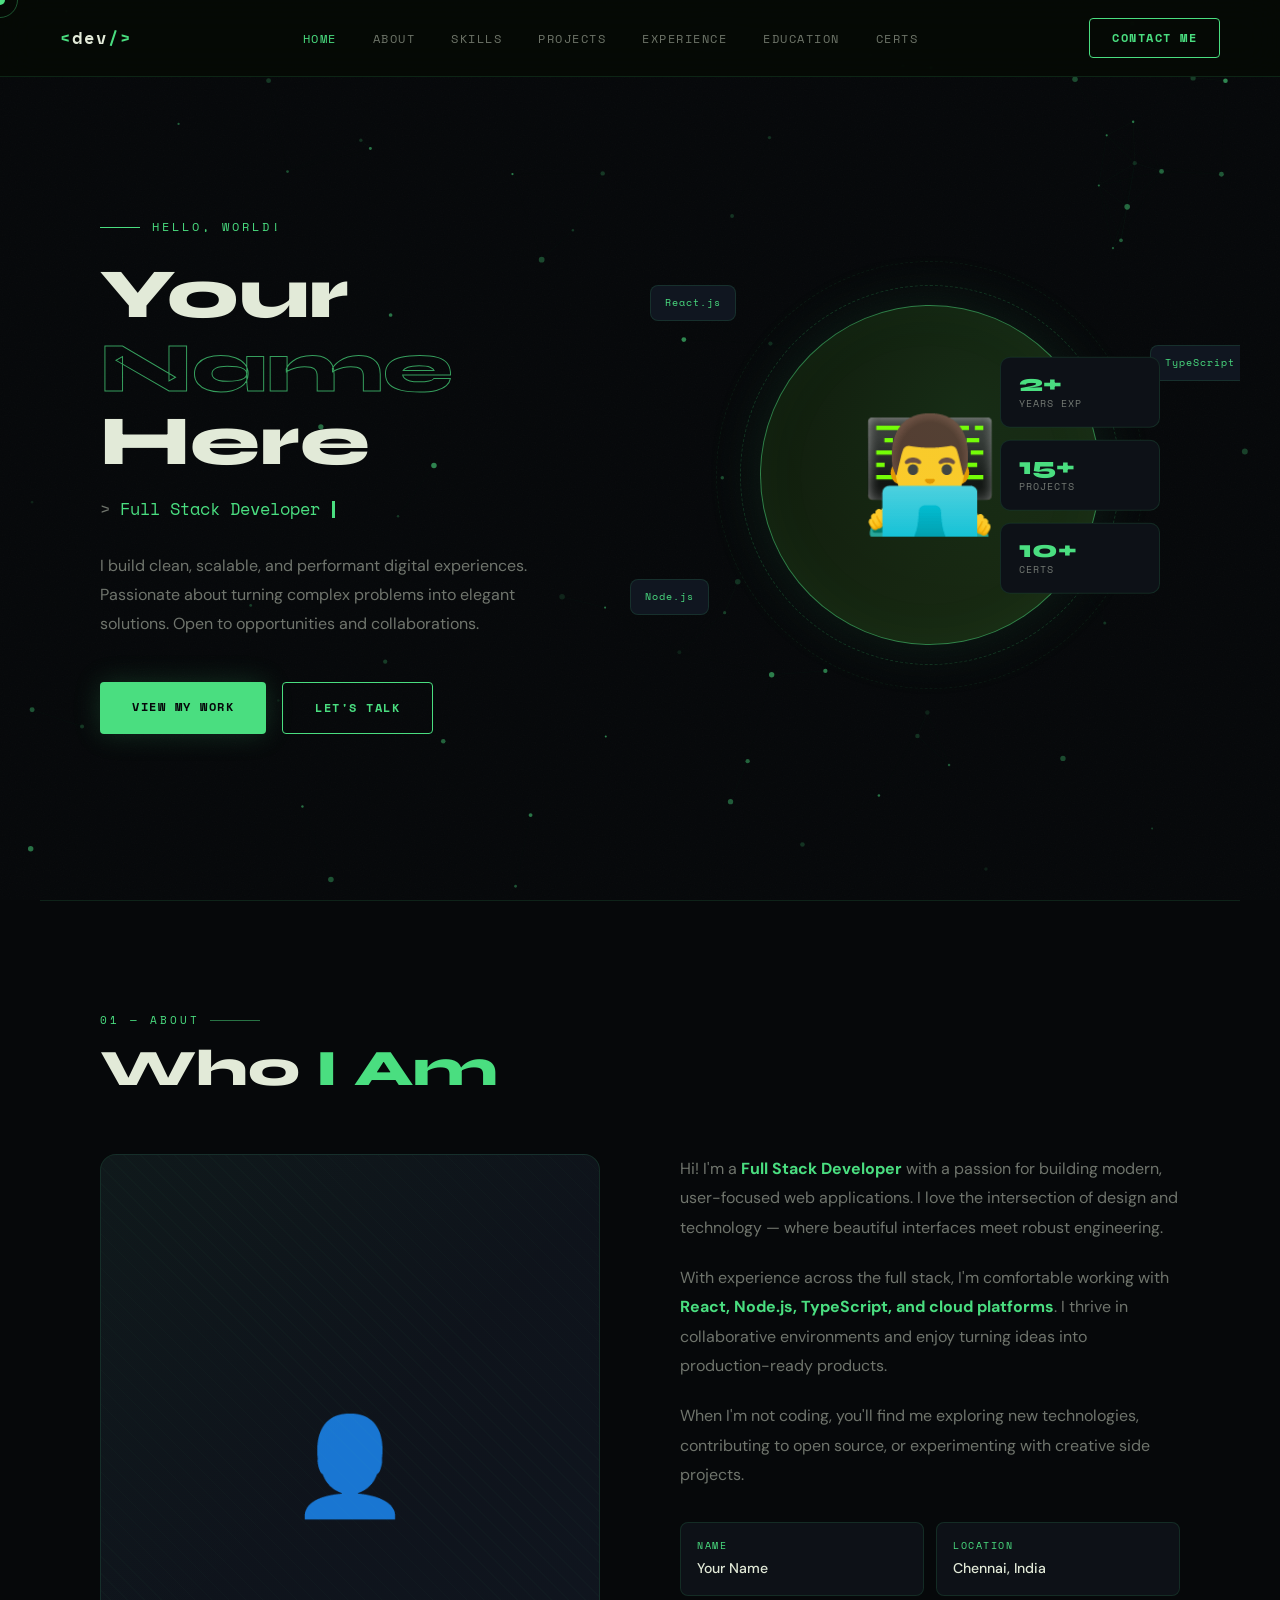
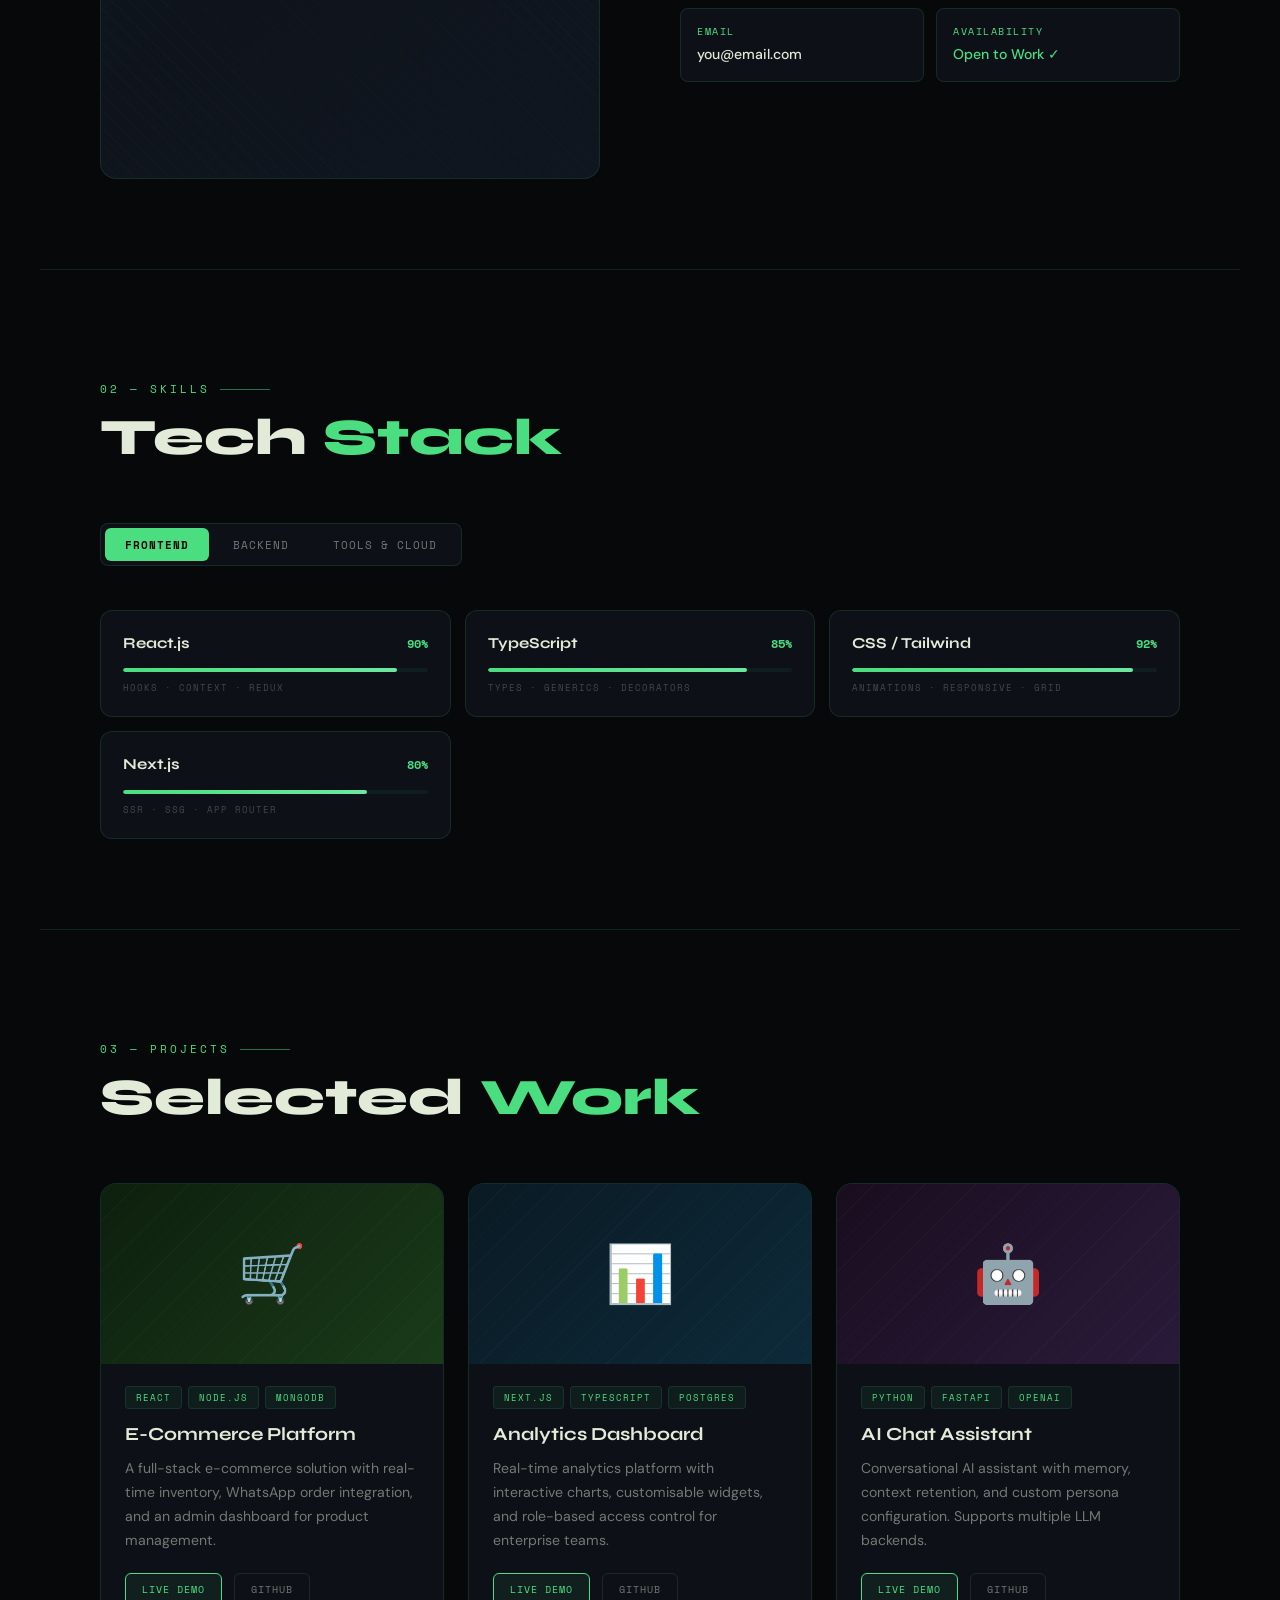
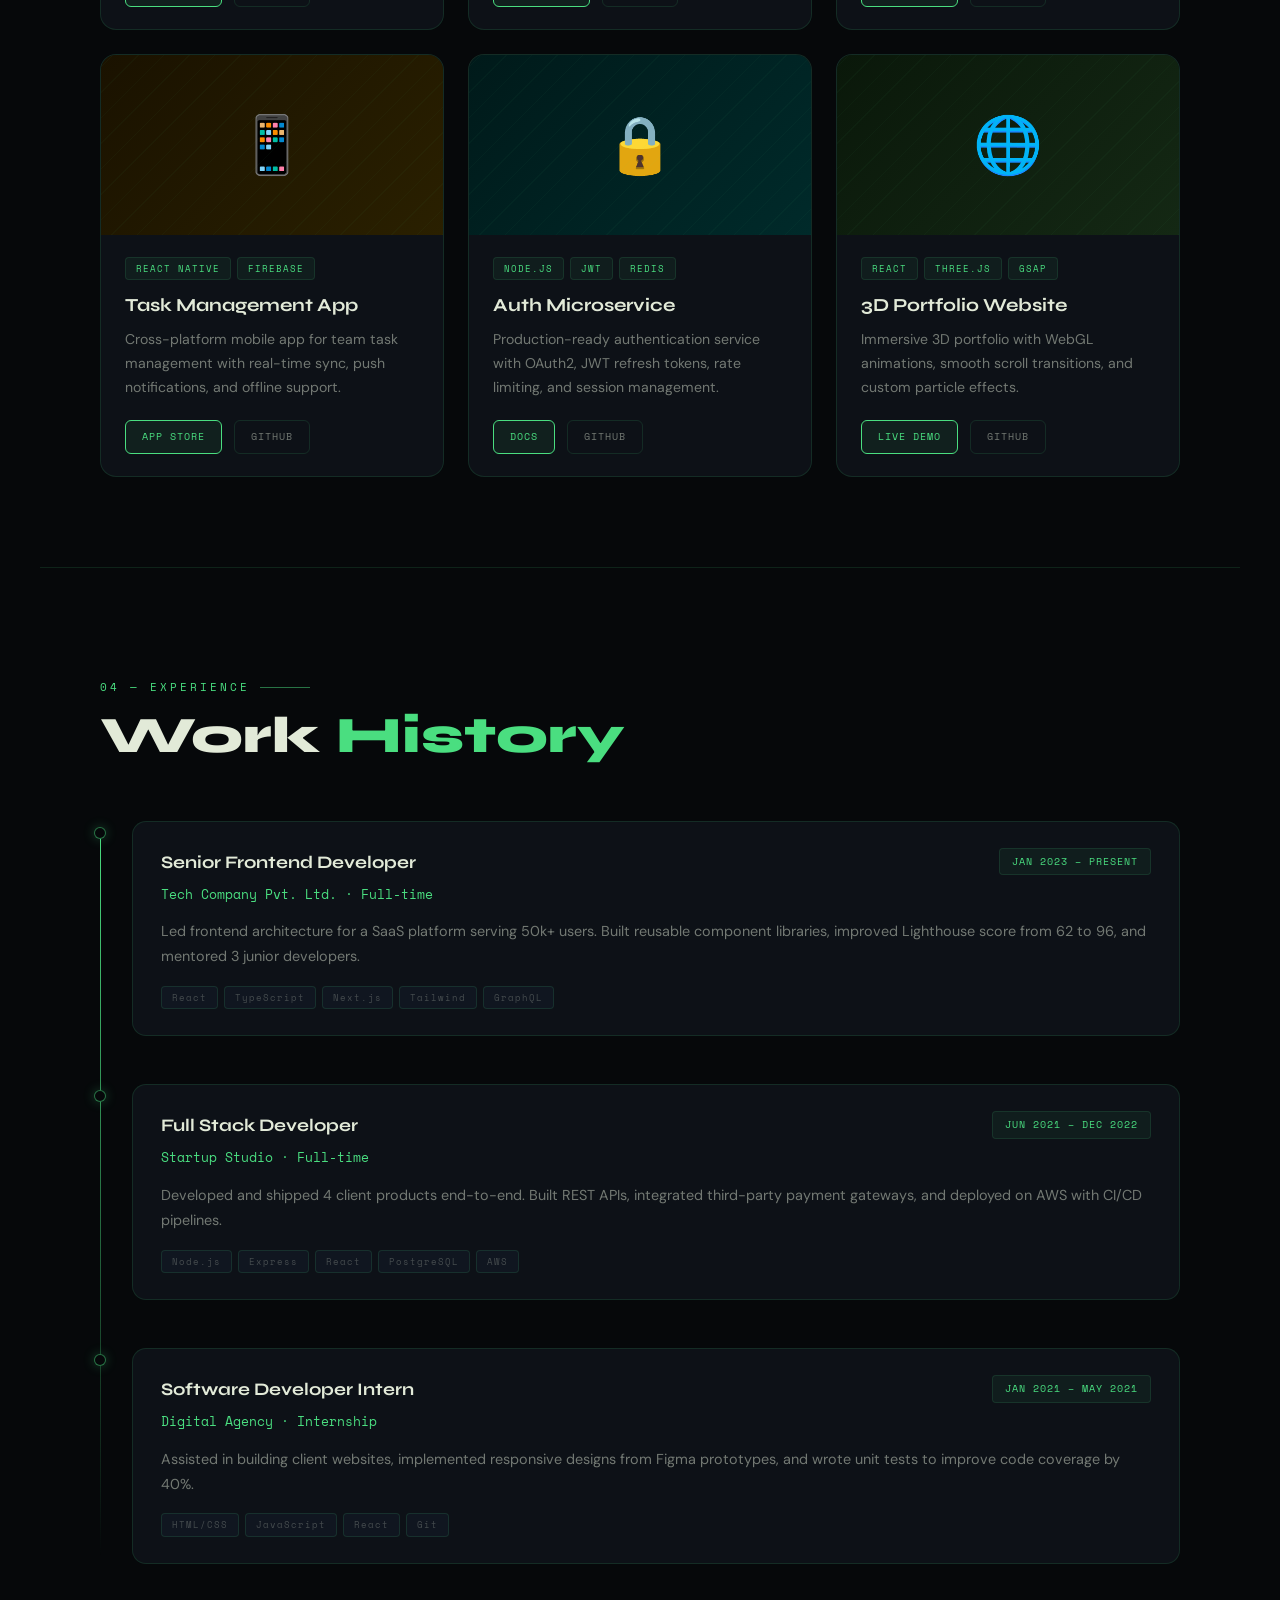
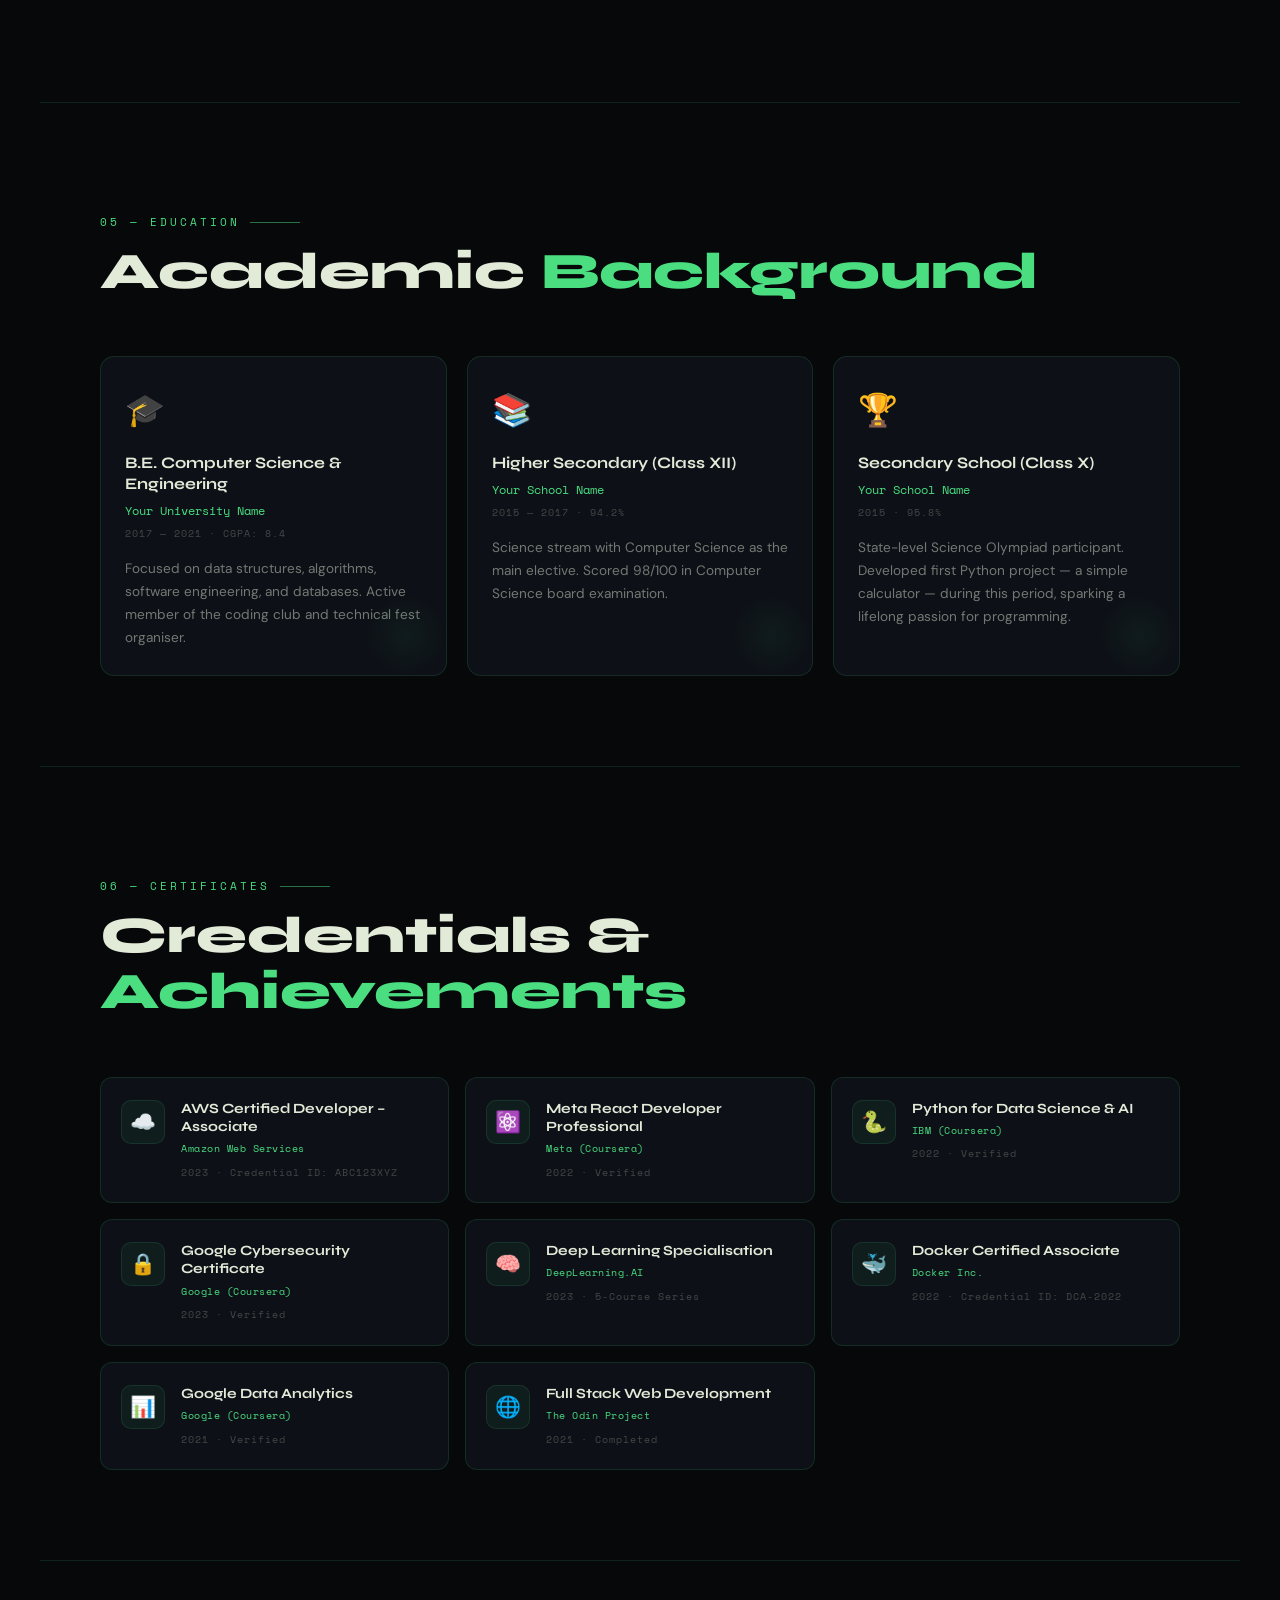
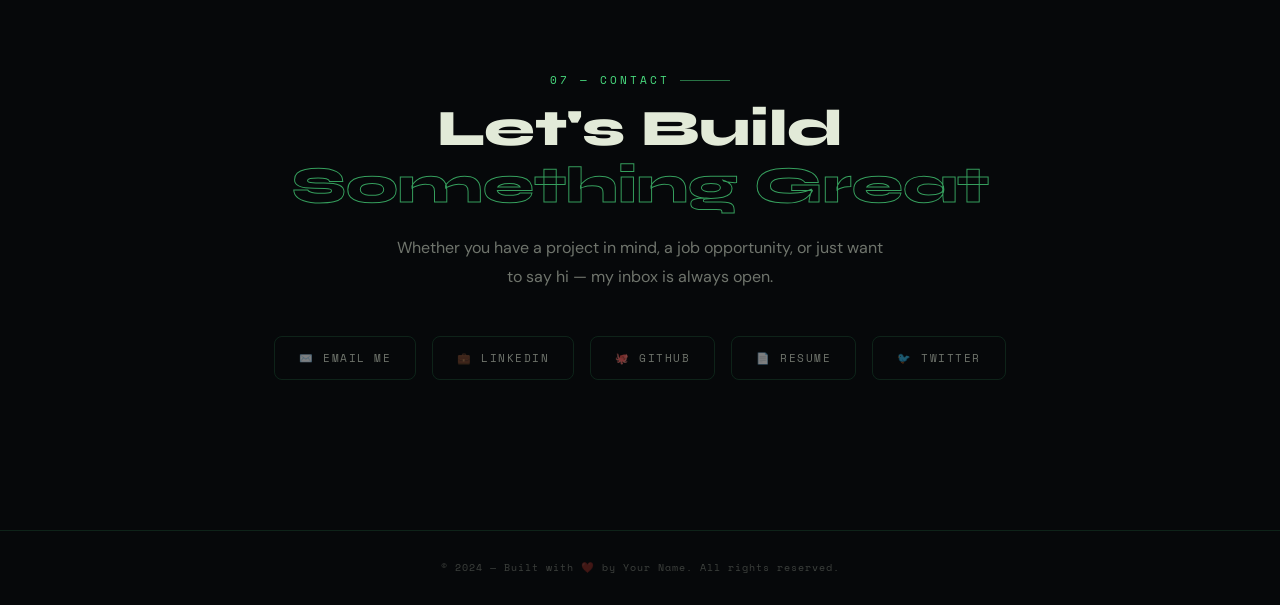
<file: index.html>
<!DOCTYPE html>
<html lang="en">
<head>
    <meta charset="UTF-8" />
    <meta name="viewport" content="width=device-width, initial-scale=1.0"/>
    <title>Portfolio — Developer</title>
    <link href="https://fonts.googleapis.com/css2?family=Space+Mono:ital,wght@0,400;0,700;1,400&family=Syne:wght@400;600;700;800&family=DM+Sans:wght@300;400;500;600&display=swap" rel="stylesheet"/>
    <link rel="stylesheet" href="style.css">
</head>
<body>

<!-- Cursor -->
<div id="cursor"></div>
<div id="cursor-ring"></div>

<!-- Particles -->
<canvas id="particles-canvas"></canvas>

<!-- Noise overlay -->
<div class="noise-overlay"></div>

<!-- ── NAV ──────────────────────────────────────────────────────────────── -->
<nav id="navbar">
  <a href="#home" class="nav-logo">&lt;<span>dev</span>/&gt;</a>
  <ul class="nav-links">
    <li><a href="#home">Home</a></li>
    <li><a href="#about">About</a></li>
    <li><a href="#skills">Skills</a></li>
    <li><a href="#projects">Projects</a></li>
    <li><a href="#experience">Experience</a></li>
    <li><a href="#education">Education</a></li>
    <li><a href="#certificates">Certs</a></li>
  </ul>
  <a href="#contact" class="nav-cta">Contact Me</a>
  <button class="hamburger" onclick="toggleMenu()">
    <span></span><span></span><span></span>
  </button>
</nav>

<!-- ── HOME ─────────────────────────────────────────────────────────────── -->
<section id="home">
  <div class="hero-grid">
    <div class="hero-text">
      <div class="hero-greeting">Hello, World!</div>
      <h1 class="hero-name">
        Your <span class="accent">Name</span><br/>Here
      </h1>
      <div class="hero-role">
        &gt; <span id="typewriter"></span><span class="type-cursor"></span>
      </div>
      <p class="hero-desc">
        I build clean, scalable, and performant digital experiences.
        Passionate about turning complex problems into elegant solutions.
        Open to opportunities and collaborations.
      </p>
      <div class="hero-btns">
        <a href="#projects" class="btn-primary">View My Work</a>
        <a href="#contact" class="btn-outline">Let's Talk</a>
      </div>
    </div>

    <div class="hero-visual">
      <div class="float-badge">React.js</div>
      <div class="float-badge">Node.js</div>
      <div class="float-badge">TypeScript</div>
      <div class="avatar-wrap">
        <div class="avatar-ring"></div>
        <div class="avatar-ring2"></div>
        <div class="avatar-inner">👨‍💻</div>
        <div class="hero-stats">
          <div class="stat-card">
            <div><div class="stat-num">2+</div><div class="stat-lbl">Years Exp</div></div>
          </div>
          <div class="stat-card">
            <div><div class="stat-num">15+</div><div class="stat-lbl">Projects</div></div>
          </div>
          <div class="stat-card">
            <div><div class="stat-num">10+</div><div class="stat-lbl">Certs</div></div>
          </div>
        </div>
      </div>
    </div>
  </div>
</section>

<!-- ── ABOUT ─────────────────────────────────────────────────────────────── -->
<section id="about">
  <div class="section-label">01 — About</div>
  <h2 class="section-title">Who <em>I Am</em></h2>
  <div class="about-grid reveal">
    <div class="about-img-wrap">
      <div class="about-img-box">
        <div class="about-corner tl"></div>
        <div class="about-corner br"></div>
        👤
      </div>
    </div>
    <div class="about-text">
      <p>Hi! I'm a <strong>Full Stack Developer</strong> with a passion for building modern, user-focused web applications. I love the intersection of design and technology — where beautiful interfaces meet robust engineering.</p>
      <p>With experience across the full stack, I'm comfortable working with <strong>React, Node.js, TypeScript, and cloud platforms</strong>. I thrive in collaborative environments and enjoy turning ideas into production-ready products.</p>
      <p>When I'm not coding, you'll find me exploring new technologies, contributing to open source, or experimenting with creative side projects.</p>
      <div class="info-grid">
        <div class="info-item">
          <div class="info-key">Name</div>
          <div class="info-val">Your Name</div>
        </div>
        <div class="info-item">
          <div class="info-key">Location</div>
          <div class="info-val">Chennai, India</div>
        </div>
        <div class="info-item">
          <div class="info-key">Email</div>
          <div class="info-val">you@email.com</div>
        </div>
        <div class="info-item">
          <div class="info-key">Availability</div>
          <div class="info-val" style="color:var(--green)">Open to Work ✓</div>
        </div>
      </div>
    </div>
  </div>
</section>

<!-- ── SKILLS ─────────────────────────────────────────────────────────────── -->
<section id="skills">
  <div class="section-label">02 — Skills</div>
  <h2 class="section-title">Tech <em>Stack</em></h2>

  <div class="skills-tabs">
    <button class="skill-tab active" onclick="switchTab('frontend',this)">Frontend</button>
    <button class="skill-tab" onclick="switchTab('backend',this)">Backend</button>
    <button class="skill-tab" onclick="switchTab('tools',this)">Tools & Cloud</button>
  </div>

  <div class="skills-grid">
    <!-- FRONTEND -->
    <div class="skill-group active" data-group="frontend">
      <div class="skill-card reveal">
        <div class="skill-top"><span class="skill-name">React.js</span><span class="skill-pct">90%</span></div>
        <div class="skill-bar-bg"><div class="skill-bar-fill" data-w="90"></div></div>
        <div class="skill-tag">Hooks · Context · Redux</div>
      </div>
      <div class="skill-card reveal">
        <div class="skill-top"><span class="skill-name">TypeScript</span><span class="skill-pct">85%</span></div>
        <div class="skill-bar-bg"><div class="skill-bar-fill" data-w="85"></div></div>
        <div class="skill-tag">Types · Generics · Decorators</div>
      </div>
      <div class="skill-card reveal">
        <div class="skill-top"><span class="skill-name">CSS / Tailwind</span><span class="skill-pct">92%</span></div>
        <div class="skill-bar-bg"><div class="skill-bar-fill" data-w="92"></div></div>
        <div class="skill-tag">Animations · Responsive · Grid</div>
      </div>
      <div class="skill-card reveal">
        <div class="skill-top"><span class="skill-name">Next.js</span><span class="skill-pct">80%</span></div>
        <div class="skill-bar-bg"><div class="skill-bar-fill" data-w="80"></div></div>
        <div class="skill-tag">SSR · SSG · App Router</div>
      </div>
    </div>

    <!-- BACKEND -->
    <div class="skill-group" data-group="backend">
      <div class="skill-card reveal">
        <div class="skill-top"><span class="skill-name">Node.js</span><span class="skill-pct">85%</span></div>
        <div class="skill-bar-bg"><div class="skill-bar-fill" data-w="85"></div></div>
        <div class="skill-tag">Express · REST · Middleware</div>
      </div>
      <div class="skill-card reveal">
        <div class="skill-top"><span class="skill-name">Python</span><span class="skill-pct">78%</span></div>
        <div class="skill-bar-bg"><div class="skill-bar-fill" data-w="78"></div></div>
        <div class="skill-tag">Django · FastAPI · Scripts</div>
      </div>
      <div class="skill-card reveal">
        <div class="skill-top"><span class="skill-name">PostgreSQL</span><span class="skill-pct">80%</span></div>
        <div class="skill-bar-bg"><div class="skill-bar-fill" data-w="80"></div></div>
        <div class="skill-tag">Queries · Joins · Indexing</div>
      </div>
      <div class="skill-card reveal">
        <div class="skill-top"><span class="skill-name">MongoDB</span><span class="skill-pct">75%</span></div>
        <div class="skill-bar-bg"><div class="skill-bar-fill" data-w="75"></div></div>
        <div class="skill-tag">Mongoose · Aggregation</div>
      </div>
    </div>

    <!-- TOOLS -->
    <div class="skill-group" data-group="tools">
      <div class="skill-card reveal">
        <div class="skill-top"><span class="skill-name">Git & GitHub</span><span class="skill-pct">92%</span></div>
        <div class="skill-bar-bg"><div class="skill-bar-fill" data-w="92"></div></div>
        <div class="skill-tag">Branching · CI/CD · PRs</div>
      </div>
      <div class="skill-card reveal">
        <div class="skill-top"><span class="skill-name">Docker</span><span class="skill-pct">72%</span></div>
        <div class="skill-bar-bg"><div class="skill-bar-fill" data-w="72"></div></div>
        <div class="skill-tag">Containers · Compose · Images</div>
      </div>
      <div class="skill-card reveal">
        <div class="skill-top"><span class="skill-name">AWS</span><span class="skill-pct">68%</span></div>
        <div class="skill-bar-bg"><div class="skill-bar-fill" data-w="68"></div></div>
        <div class="skill-tag">EC2 · S3 · Lambda</div>
      </div>
      <div class="skill-card reveal">
        <div class="skill-top"><span class="skill-name">Figma</span><span class="skill-pct">78%</span></div>
        <div class="skill-bar-bg"><div class="skill-bar-fill" data-w="78"></div></div>
        <div class="skill-tag">Prototyping · Components</div>
      </div>
    </div>
  </div>
</section>

<!-- ── PROJECTS ───────────────────────────────────────────────────────────── -->
<section id="projects">
  <div class="section-label">03 — Projects</div>
  <h2 class="section-title">Selected <em>Work</em></h2>
  <div class="projects-grid">

    <div class="project-card reveal" style="--thumb-bg:#0d1f0d">
      <div class="project-thumb" style="background:linear-gradient(135deg,#0d1f0d,#1a3a1a)">🛒</div>
      <div class="project-body">
        <div class="project-tags">
          <span class="project-tag">React</span>
          <span class="project-tag">Node.js</span>
          <span class="project-tag">MongoDB</span>
        </div>
        <div class="project-title">E-Commerce Platform</div>
        <p class="project-desc">A full-stack e-commerce solution with real-time inventory, WhatsApp order integration, and an admin dashboard for product management.</p>
        <div class="project-links">
          <a href="#" class="proj-link primary">Live Demo</a>
          <a href="#" class="proj-link">GitHub</a>
        </div>
      </div>
    </div>

    <div class="project-card reveal" style="--thumb-bg:#0a1a24">
      <div class="project-thumb" style="background:linear-gradient(135deg,#0a1a24,#0d2a3a)">📊</div>
      <div class="project-body">
        <div class="project-tags">
          <span class="project-tag">Next.js</span>
          <span class="project-tag">TypeScript</span>
          <span class="project-tag">Postgres</span>
        </div>
        <div class="project-title">Analytics Dashboard</div>
        <p class="project-desc">Real-time analytics platform with interactive charts, customisable widgets, and role-based access control for enterprise teams.</p>
        <div class="project-links">
          <a href="#" class="proj-link primary">Live Demo</a>
          <a href="#" class="proj-link">GitHub</a>
        </div>
      </div>
    </div>

    <div class="project-card reveal">
      <div class="project-thumb" style="background:linear-gradient(135deg,#1a0d1f,#2a1a3a)">🤖</div>
      <div class="project-body">
        <div class="project-tags">
          <span class="project-tag">Python</span>
          <span class="project-tag">FastAPI</span>
          <span class="project-tag">OpenAI</span>
        </div>
        <div class="project-title">AI Chat Assistant</div>
        <p class="project-desc">Conversational AI assistant with memory, context retention, and custom persona configuration. Supports multiple LLM backends.</p>
        <div class="project-links">
          <a href="#" class="proj-link primary">Live Demo</a>
          <a href="#" class="proj-link">GitHub</a>
        </div>
      </div>
    </div>

    <div class="project-card reveal">
      <div class="project-thumb" style="background:linear-gradient(135deg,#1a1200,#2a2000)">📱</div>
      <div class="project-body">
        <div class="project-tags">
          <span class="project-tag">React Native</span>
          <span class="project-tag">Firebase</span>
        </div>
        <div class="project-title">Task Management App</div>
        <p class="project-desc">Cross-platform mobile app for team task management with real-time sync, push notifications, and offline support.</p>
        <div class="project-links">
          <a href="#" class="proj-link primary">App Store</a>
          <a href="#" class="proj-link">GitHub</a>
        </div>
      </div>
    </div>

    <div class="project-card reveal">
      <div class="project-thumb" style="background:linear-gradient(135deg,#001a1a,#002a2a)">🔒</div>
      <div class="project-body">
        <div class="project-tags">
          <span class="project-tag">Node.js</span>
          <span class="project-tag">JWT</span>
          <span class="project-tag">Redis</span>
        </div>
        <div class="project-title">Auth Microservice</div>
        <p class="project-desc">Production-ready authentication service with OAuth2, JWT refresh tokens, rate limiting, and session management.</p>
        <div class="project-links">
          <a href="#" class="proj-link primary">Docs</a>
          <a href="#" class="proj-link">GitHub</a>
        </div>
      </div>
    </div>

    <div class="project-card reveal">
      <div class="project-thumb" style="background:linear-gradient(135deg,#0a180a,#142814)">🌐</div>
      <div class="project-body">
        <div class="project-tags">
          <span class="project-tag">React</span>
          <span class="project-tag">Three.js</span>
          <span class="project-tag">GSAP</span>
        </div>
        <div class="project-title">3D Portfolio Website</div>
        <p class="project-desc">Immersive 3D portfolio with WebGL animations, smooth scroll transitions, and custom particle effects.</p>
        <div class="project-links">
          <a href="#" class="proj-link primary">Live Demo</a>
          <a href="#" class="proj-link">GitHub</a>
        </div>
      </div>
    </div>

  </div>
</section>

<!-- ── EXPERIENCE ────────────────────────────────────────────────────────── -->
<section id="experience">
  <div class="section-label">04 — Experience</div>
  <h2 class="section-title">Work <em>History</em></h2>
  <div class="timeline">

    <div class="timeline-item">
      <div class="timeline-dot"></div>
      <div class="exp-card">
        <div class="exp-top">
          <div class="exp-role">Senior Frontend Developer</div>
          <div class="exp-period">Jan 2023 – Present</div>
        </div>
        <div class="exp-company">Tech Company Pvt. Ltd. · Full-time</div>
        <div class="exp-desc">Led frontend architecture for a SaaS platform serving 50k+ users. Built reusable component libraries, improved Lighthouse score from 62 to 96, and mentored 3 junior developers.</div>
        <div class="exp-tags">
          <span class="exp-tag">React</span><span class="exp-tag">TypeScript</span>
          <span class="exp-tag">Next.js</span><span class="exp-tag">Tailwind</span><span class="exp-tag">GraphQL</span>
        </div>
      </div>
    </div>

    <div class="timeline-item">
      <div class="timeline-dot"></div>
      <div class="exp-card">
        <div class="exp-top">
          <div class="exp-role">Full Stack Developer</div>
          <div class="exp-period">Jun 2021 – Dec 2022</div>
        </div>
        <div class="exp-company">Startup Studio · Full-time</div>
        <div class="exp-desc">Developed and shipped 4 client products end-to-end. Built REST APIs, integrated third-party payment gateways, and deployed on AWS with CI/CD pipelines.</div>
        <div class="exp-tags">
          <span class="exp-tag">Node.js</span><span class="exp-tag">Express</span>
          <span class="exp-tag">React</span><span class="exp-tag">PostgreSQL</span><span class="exp-tag">AWS</span>
        </div>
      </div>
    </div>

    <div class="timeline-item">
      <div class="timeline-dot"></div>
      <div class="exp-card">
        <div class="exp-top">
          <div class="exp-role">Software Developer Intern</div>
          <div class="exp-period">Jan 2021 – May 2021</div>
        </div>
        <div class="exp-company">Digital Agency · Internship</div>
        <div class="exp-desc">Assisted in building client websites, implemented responsive designs from Figma prototypes, and wrote unit tests to improve code coverage by 40%.</div>
        <div class="exp-tags">
          <span class="exp-tag">HTML/CSS</span><span class="exp-tag">JavaScript</span>
          <span class="exp-tag">React</span><span class="exp-tag">Git</span>
        </div>
      </div>
    </div>

  </div>
</section>

<!-- ── EDUCATION ─────────────────────────────────────────────────────────── -->
<section id="education">
  <div class="section-label">05 — Education</div>
  <h2 class="section-title">Academic <em>Background</em></h2>
  <div class="edu-grid">

    <div class="edu-card reveal">
      <div class="edu-icon">🎓</div>
      <div class="edu-degree">B.E. Computer Science & Engineering</div>
      <div class="edu-school">Your University Name</div>
      <div class="edu-year">2017 — 2021 · CGPA: 8.4</div>
      <div class="edu-desc">Focused on data structures, algorithms, software engineering, and databases. Active member of the coding club and technical fest organiser.</div>
    </div>

    <div class="edu-card reveal">
      <div class="edu-icon">📚</div>
      <div class="edu-degree">Higher Secondary (Class XII)</div>
      <div class="edu-school">Your School Name</div>
      <div class="edu-year">2015 — 2017 · 94.2%</div>
      <div class="edu-desc">Science stream with Computer Science as the main elective. Scored 98/100 in Computer Science board examination.</div>
    </div>

    <div class="edu-card reveal">
      <div class="edu-icon">🏆</div>
      <div class="edu-degree">Secondary School (Class X)</div>
      <div class="edu-school">Your School Name</div>
      <div class="edu-year">2015 · 95.8%</div>
      <div class="edu-desc">State-level Science Olympiad participant. Developed first Python project — a simple calculator — during this period, sparking a lifelong passion for programming.</div>
    </div>

  </div>
</section>

<!-- ── CERTIFICATES ───────────────────────────────────────────────────────── -->
<section id="certificates">
  <div class="section-label">06 — Certificates</div>
  <h2 class="section-title">Credentials & <em>Achievements</em></h2>
  <div class="cert-grid">

    <div class="cert-card reveal">
      <div class="cert-icon-wrap">☁️</div>
      <div>
        <div class="cert-name">AWS Certified Developer – Associate</div>
        <div class="cert-issuer">Amazon Web Services</div>
        <div class="cert-year">2023 · Credential ID: ABC123XYZ</div>
      </div>
    </div>

    <div class="cert-card reveal">
      <div class="cert-icon-wrap">⚛️</div>
      <div>
        <div class="cert-name">Meta React Developer Professional</div>
        <div class="cert-issuer">Meta (Coursera)</div>
        <div class="cert-year">2022 · Verified</div>
      </div>
    </div>

    <div class="cert-card reveal">
      <div class="cert-icon-wrap">🐍</div>
      <div>
        <div class="cert-name">Python for Data Science & AI</div>
        <div class="cert-issuer">IBM (Coursera)</div>
        <div class="cert-year">2022 · Verified</div>
      </div>
    </div>

    <div class="cert-card reveal">
      <div class="cert-icon-wrap">🔒</div>
      <div>
        <div class="cert-name">Google Cybersecurity Certificate</div>
        <div class="cert-issuer">Google (Coursera)</div>
        <div class="cert-year">2023 · Verified</div>
      </div>
    </div>

    <div class="cert-card reveal">
      <div class="cert-icon-wrap">🧠</div>
      <div>
        <div class="cert-name">Deep Learning Specialisation</div>
        <div class="cert-issuer">DeepLearning.AI</div>
        <div class="cert-year">2023 · 5-Course Series</div>
      </div>
    </div>

    <div class="cert-card reveal">
      <div class="cert-icon-wrap">🐳</div>
      <div>
        <div class="cert-name">Docker Certified Associate</div>
        <div class="cert-issuer">Docker Inc.</div>
        <div class="cert-year">2022 · Credential ID: DCA-2022</div>
      </div>
    </div>

    <div class="cert-card reveal">
      <div class="cert-icon-wrap">📊</div>
      <div>
        <div class="cert-name">Google Data Analytics</div>
        <div class="cert-issuer">Google (Coursera)</div>
        <div class="cert-year">2021 · Verified</div>
      </div>
    </div>

    <div class="cert-card reveal">
      <div class="cert-icon-wrap">🌐</div>
      <div>
        <div class="cert-name">Full Stack Web Development</div>
        <div class="cert-issuer">The Odin Project</div>
        <div class="cert-year">2021 · Completed</div>
      </div>
    </div>

  </div>
</section>

<!-- ── CONTACT ───────────────────────────────────────────────────────────── -->
<section id="contact">
  <div class="section-label" style="justify-content:center">07 — Contact</div>
  <div class="contact-headline reveal">
    Let's Build<br/><em>Something Great</em>
  </div>
  <p class="contact-sub reveal">
    Whether you have a project in mind, a job opportunity, or just want to say hi — my inbox is always open.
  </p>
  <div class="contact-links reveal">
    <a href="mailto:you@email.com" class="social-link">✉️ Email Me</a>
    <a href="https://linkedin.com" target="_blank" class="social-link">💼 LinkedIn</a>
    <a href="https://github.com" target="_blank" class="social-link">🐙 GitHub</a>
    <a href="#" class="social-link">📄 Resume</a>
    <a href="#" class="social-link">🐦 Twitter</a>
  </div>
</section>

<footer>
  &copy; 2024 &mdash; Built with ❤️ by Your Name. All rights reserved.
</footer>

<script src="script.js"></script>
</body>
</html>
</file>
<file: style.css>
/* ── Reset & Variables ─────────────────────────────────────────────────── */
*,*::before,*::after{margin:0;padding:0;box-sizing:border-box}

:root{
  --black:   #06080a;
  --dark:    #090c0f;
  --card:    #0d1117;
  --card2:   #101620;
  --green:   #4ade80;
  --green2:  #6ee7a0;
  --green3:  #86efb5;
  --muted:   rgba(74,222,128,0.08);
  --border:  rgba(74,222,128,0.13);
  --text:    #e2ead8;
  --dim:     rgba(226,234,216,0.48);
  --dimmer:  rgba(226,234,216,0.25);
  --mono:    'Space Mono', monospace;
  --display: 'Syne', sans-serif;
  --body:    'DM Sans', sans-serif;
}

html{scroll-behavior:smooth;scrollbar-width:thin;scrollbar-color:var(--green) var(--dark)}
html::-webkit-scrollbar{width:4px}
html::-webkit-scrollbar-track{background:var(--dark)}
html::-webkit-scrollbar-thumb{background:var(--green);border-radius:2px}

body{
  background:var(--black);
  color:var(--text);
  font-family:var(--body);
  font-size:16px;
  line-height:1.7;
  overflow-x:hidden;
  cursor:none;
}

/* ── Custom Cursor ─────────────────────────────────────────────────────── */
#cursor{
  position:fixed;width:10px;height:10px;
  background:var(--green);border-radius:50%;
  pointer-events:none;z-index:99999;
  transition:transform .12s ease;
  mix-blend-mode:screen;
}
#cursor-ring{
  position:fixed;width:36px;height:36px;
  border:1.5px solid rgba(74,222,128,0.35);
  border-radius:50%;pointer-events:none;z-index:99998;
  transition:transform .22s ease, width .22s ease, height .22s ease, opacity .22s ease;
}
body:hover #cursor-ring{opacity:1}

/* ── Particles Canvas ──────────────────────────────────────────────────── */
#particles-canvas{
  position:fixed;inset:0;
  z-index:0;pointer-events:none;
}

/* ── Noise overlay ─────────────────────────────────────────────────────── */
.noise-overlay{
  content:'';position:fixed;inset:0;z-index:1;pointer-events:none;
  background-image:url("data:image/svg+xml,%3Csvg xmlns='http://www.w3.org/2000/svg' width='300' height='300'%3E%3Cfilter id='n'%3E%3CfeTurbulence type='fractalNoise' baseFrequency='0.85' numOctaves='4' stitchTiles='stitch'/%3E%3C/filter%3E%3Crect width='300' height='300' filter='url(%23n)' opacity='0.035'/%3E%3C/svg%3E");
  opacity:0.6;
}

/* ── NAV ───────────────────────────────────────────────────────────────── */
nav{
  position:fixed;top:0;left:0;right:0;z-index:1000;
  display:flex;align-items:center;justify-content:space-between;
  padding:18px 60px;
  background:rgba(6,10,4,0.82);
  backdrop-filter:blur(18px);
  border-bottom:1px solid var(--border);
  transition:padding .3s;
}
nav.scrolled{padding:12px 60px;background:rgba(6,10,4,0.95)}

.nav-logo{
  font-family:var(--mono);
  font-size:1.05rem;font-weight:700;
  color:var(--green);letter-spacing:2px;
  text-decoration:none;
}
.nav-logo span{color:var(--text)}

.nav-links{display:flex;gap:36px;list-style:none}
.nav-links a{
  font-family:var(--mono);font-size:0.75rem;
  color:var(--dim);text-decoration:none;
  letter-spacing:1.5px;text-transform:uppercase;
  transition:color .2s;position:relative;
}
.nav-links a::after{
  content:'';position:absolute;bottom:-3px;left:0;
  width:0;height:1px;background:var(--green);
  transition:width .28s ease;
}
.nav-links a:hover{color:var(--green)}
.nav-links a:hover::after{width:100%}

.nav-cta{
  font-family:var(--mono);font-size:0.72rem;
  font-weight:700;letter-spacing:1.5px;text-transform:uppercase;
  padding:9px 22px;border-radius:4px;
  background:transparent;border:1.5px solid var(--green);
  color:var(--green);cursor:none;
  transition:all .22s ease;text-decoration:none;
}
.nav-cta:hover{background:var(--green);color:var(--black)}

.hamburger{display:none;flex-direction:column;gap:5px;cursor:none;border:none;background:none}
.hamburger span{width:24px;height:1.5px;background:var(--green);transition:all .3s}

/* ── Section base ──────────────────────────────────────────────────────── */
section{
  position:relative;z-index:2;
  padding:110px 60px 90px;
  max-width:1200px;margin:0 auto;
}
.section-label{
  font-family:var(--mono);font-size:0.68rem;
  color:var(--green);letter-spacing:3px;text-transform:uppercase;
  margin-bottom:12px;display:flex;align-items:center;gap:10px;
}
.section-label::after{
  content:'';flex:0 0 50px;height:1px;background:var(--green);opacity:.5;
}
h2.section-title{
  font-family:var(--display);font-size:clamp(2rem,4vw,3.2rem);
  font-weight:800;color:var(--text);line-height:1.1;margin-bottom:56px;
}
h2.section-title em{color:var(--green);font-style:normal}

/* ── HERO ──────────────────────────────────────────────────────────────── */
#home{
  min-height:100vh;display:flex;align-items:center;
  padding-top:140px;position:relative;overflow:hidden;
}

.hero-grid{
  display:grid;grid-template-columns:1fr 1fr;
  gap:80px;align-items:center;width:100%;
}

.hero-text{opacity:0;animation:fadeUp .9s cubic-bezier(.22,1,.36,1) .3s forwards}
.hero-greeting{
  font-family:var(--mono);font-size:0.78rem;
  color:var(--green);letter-spacing:3px;text-transform:uppercase;
  margin-bottom:20px;display:flex;align-items:center;gap:12px;
}
.hero-greeting::before{
  content:'';width:40px;height:1px;background:var(--green);
}

.hero-name{
  font-family:var(--display);
  font-size:clamp(2.8rem,5.5vw,5rem);
  font-weight:800;line-height:1.05;
  color:var(--text);margin-bottom:16px;
}
.hero-name .accent{
  color:transparent;
  -webkit-text-stroke:1px rgba(74,222,128,0.7);
}

.hero-role{
  font-family:var(--mono);font-size:1.05rem;
  color:var(--dim);margin-bottom:28px;
  display:flex;align-items:center;gap:10px;
}
.hero-role span{color:var(--green)}

.hero-desc{
  font-size:1rem;color:var(--dim);line-height:1.8;
  max-width:480px;margin-bottom:44px;
}

.hero-btns{display:flex;gap:16px;flex-wrap:wrap}
.btn-primary{
  font-family:var(--mono);font-size:0.78rem;
  font-weight:700;letter-spacing:1.5px;text-transform:uppercase;
  padding:14px 32px;border-radius:4px;cursor:none;
  background:var(--green);color:var(--black);
  border:none;text-decoration:none;
  transition:all .22s ease;display:inline-block;
  box-shadow:0 0 28px rgba(74,222,128,0.18);
}
.btn-primary:hover{background:var(--green2);box-shadow:0 0 44px rgba(74,222,128,0.35);transform:translateY(-2px)}

.btn-outline{
  font-family:var(--mono);font-size:0.78rem;
  font-weight:700;letter-spacing:1.5px;text-transform:uppercase;
  padding:14px 32px;border-radius:4px;cursor:none;
  background:transparent;color:var(--green);
  border:1.5px solid var(--green);text-decoration:none;
  transition:all .22s ease;display:inline-block;
}
.btn-outline:hover{background:rgba(74,222,128,0.06);transform:translateY(-2px)}

/* Hero visual */
.hero-visual{
  display:flex;justify-content:center;align-items:center;
  opacity:0;animation:fadeIn .9s ease .6s forwards;
  position:relative;
}

.avatar-wrap{
  position:relative;width:340px;height:340px;
}

.avatar-ring{
  position:absolute;inset:-20px;border-radius:50%;
  border:1.5px dashed rgba(74,222,128,0.18);
  animation:spin 25s linear infinite;
}
.avatar-ring2{
  position:absolute;inset:-44px;border-radius:50%;
  border:1px dashed rgba(74,222,128,0.07);
  animation:spin 40s linear infinite reverse;
}

.avatar-inner{
  width:340px;height:340px;border-radius:50%;
  background:linear-gradient(135deg,#0f1a0c,#1a2d14);
  border:1.5px solid rgba(74,222,128,0.5);
  display:flex;align-items:center;justify-content:center;
  font-size:7rem;
  box-shadow:0 0 60px rgba(74,222,128,0.1),inset 0 0 60px rgba(74,222,128,0.04);
  overflow:hidden;position:relative;
}
.avatar-inner::after{
  content:'';position:absolute;inset:0;
  background:radial-gradient(circle at 60% 30%,rgba(74,222,128,0.05),transparent 60%);
}

.hero-stats{
  position:absolute;
  display:flex;flex-direction:column;gap:12px;
  right:-60px;top:50%;transform:translateY(-50%);
}
.stat-card{
  background:var(--card);border:1px solid var(--border);
  border-radius:10px;padding:14px 18px;
  display:flex;align-items:center;gap:12px;
  min-width:160px;
}
.stat-num{
  font-family:var(--display);font-size:1.5rem;
  font-weight:800;color:var(--green);line-height:1;
}
.stat-lbl{
  font-family:var(--mono);font-size:0.62rem;
  color:var(--dim);letter-spacing:1px;text-transform:uppercase;
}

/* Floating tech badges */
.float-badge{
  position:absolute;
  background:var(--card2);border:1px solid var(--border);
  border-radius:8px;padding:8px 14px;
  font-family:var(--mono);font-size:0.65rem;
  color:var(--green);letter-spacing:1px;
  animation:float 4s ease-in-out infinite;
}
.float-badge:nth-child(1){top:-20px;left:-30px;animation-delay:0s}
.float-badge:nth-child(2){bottom:30px;left:-50px;animation-delay:1.2s}
.float-badge:nth-child(3){top:40px;right:-70px;animation-delay:2.4s}

/* ── ABOUT ─────────────────────────────────────────────────────────────── */
#about{border-top:1px solid var(--border)}

.about-grid{
  display:grid;grid-template-columns:1fr 1fr;
  gap:80px;align-items:start;
}

.about-img-wrap{position:relative}
.about-img-box{
  width:100%;aspect-ratio:4/5;
  background:linear-gradient(145deg,var(--card),var(--card2));
  border:1px solid var(--border);border-radius:16px;
  display:flex;align-items:center;justify-content:center;
  font-size:6rem;position:relative;overflow:hidden;
}
.about-img-box::before{
  content:'';position:absolute;inset:0;
  background:
    linear-gradient(135deg,rgba(74,222,128,0.04) 0%,transparent 50%),
    repeating-linear-gradient(45deg,rgba(74,222,128,0.02) 0,rgba(74,222,128,0.02) 1px,transparent 1px,transparent 12px);
}

.about-corner{
  position:absolute;width:40px;height:40px;
  border-color:var(--green);border-style:solid;border-width:0;
}
.about-corner.tl{top:-2px;left:-2px;border-top-width:2px;border-left-width:2px;border-radius:4px 0 0 0}
.about-corner.br{bottom:-2px;right:-2px;border-bottom-width:2px;border-right-width:2px;border-radius:0 0 4px 0}

.about-text p{color:var(--dim);line-height:1.85;margin-bottom:20px}
.about-text p strong{color:var(--green)}

.info-grid{
  display:grid;grid-template-columns:1fr 1fr;
  gap:12px;margin-top:32px;
}
.info-item{
  background:var(--card);border:1px solid var(--border);
  border-radius:8px;padding:14px 16px;
}
.info-key{
  font-family:var(--mono);font-size:0.6rem;
  color:var(--green);letter-spacing:1.5px;text-transform:uppercase;
  margin-bottom:4px;
}
.info-val{font-size:0.88rem;color:var(--text);font-weight:500}

/* ── SKILLS ────────────────────────────────────────────────────────────── */
#skills{border-top:1px solid var(--border)}

.skills-tabs{
  display:flex;gap:4px;margin-bottom:44px;
  background:var(--card);border:1px solid var(--border);
  border-radius:8px;padding:4px;width:fit-content;
}
.skill-tab{
  font-family:var(--mono);font-size:0.7rem;
  letter-spacing:1px;text-transform:uppercase;
  padding:8px 20px;border-radius:6px;cursor:none;
  border:none;background:transparent;color:var(--dim);
  transition:all .2s;
}
.skill-tab.active{background:var(--green);color:var(--black);font-weight:700}

.skills-grid{
  display:grid;grid-template-columns:repeat(auto-fill,minmax(280px,1fr));
  gap:14px;
}
.skill-card{
  background:var(--card);border:1px solid var(--border);
  border-radius:12px;padding:20px 22px;
  transition:all .25s ease;
  position:relative;overflow:hidden;
}
.skill-card::before{
  content:'';position:absolute;top:0;left:0;right:0;height:2px;
  background:linear-gradient(90deg,var(--green),var(--green2));
  transform:scaleX(0);transform-origin:left;
  transition:transform .35s ease;
}
.skill-card:hover{border-color:rgba(74,222,128,0.25);background:var(--card2);transform:translateY(-3px)}
.skill-card:hover::before{transform:scaleX(1)}

.skill-top{display:flex;align-items:center;justify-content:space-between;margin-bottom:12px}
.skill-name{
  font-family:var(--display);font-size:0.95rem;
  font-weight:700;color:var(--text);
}
.skill-pct{
  font-family:var(--mono);font-size:0.72rem;
  color:var(--green);font-weight:700;
}
.skill-bar-bg{
  height:4px;background:rgba(74,222,128,0.06);
  border-radius:99px;overflow:hidden;
}
.skill-bar-fill{
  height:100%;border-radius:99px;
  background:linear-gradient(90deg,var(--green),var(--green2));
  width:0;transition:width 1.2s cubic-bezier(.4,0,.2,1);
}
.skill-tag{
  font-family:var(--mono);font-size:0.58rem;
  color:var(--dimmer);letter-spacing:1px;text-transform:uppercase;
  margin-top:8px;
}

/* Skill categories hidden by default */
.skill-group{display:none}
.skill-group.active{display:contents}

/* ── PROJECTS ───────────────────────────────────────────────────────────── */
#projects{border-top:1px solid var(--border)}

.projects-grid{
  display:grid;grid-template-columns:repeat(auto-fill,minmax(340px,1fr));
  gap:24px;
}
.project-card{
  background:var(--card);border:1px solid var(--border);
  border-radius:16px;overflow:hidden;
  transition:all .3s cubic-bezier(.22,1,.36,1);
  position:relative;
}
.project-card:hover{
  border-color:var(--green);
  transform:translateY(-6px);
  box-shadow:0 20px 60px rgba(0,0,0,0.5),0 0 30px rgba(74,222,128,0.06);
}

.project-thumb{
  height:180px;
  display:flex;align-items:center;justify-content:center;
  font-size:3.5rem;position:relative;overflow:hidden;
}
.project-thumb::before{
  content:'';position:absolute;inset:0;
  background:repeating-linear-gradient(
    -45deg,rgba(74,222,128,0.03) 0,rgba(74,222,128,0.03) 1px,transparent 1px,transparent 18px
  );
}

.project-body{padding:22px 24px}
.project-tags{display:flex;gap:6px;flex-wrap:wrap;margin-bottom:14px}
.project-tag{
  font-family:var(--mono);font-size:0.58rem;
  letter-spacing:1px;text-transform:uppercase;
  padding:3px 10px;border-radius:4px;
  background:rgba(74,222,128,0.06);
  border:1px solid rgba(74,222,128,0.12);
  color:var(--green);
}
.project-title{
  font-family:var(--display);font-size:1.15rem;
  font-weight:700;color:var(--text);margin-bottom:10px;line-height:1.3;
}
.project-desc{
  font-size:0.88rem;color:var(--dim);line-height:1.7;margin-bottom:20px;
}
.project-links{display:flex;gap:12px}
.proj-link{
  font-family:var(--mono);font-size:0.65rem;
  letter-spacing:1px;text-transform:uppercase;
  padding:7px 16px;border-radius:6px;cursor:none;
  border:1px solid var(--border);color:var(--dim);
  text-decoration:none;transition:all .2s;
}
.proj-link.primary{
  background:rgba(74,222,128,0.07);
  border-color:var(--green);color:var(--green);
}
.proj-link:hover{border-color:var(--green);color:var(--green);background:rgba(74,222,128,0.05)}
.proj-link.primary:hover{background:var(--green);color:var(--black)}

/* ── EXPERIENCE ─────────────────────────────────────────────────────────── */
#experience{border-top:1px solid var(--border)}

.timeline{position:relative;padding-left:32px}
.timeline::before{
  content:'';position:absolute;left:0;top:8px;bottom:8px;
  width:1px;background:linear-gradient(180deg,var(--green),transparent);
}

.timeline-item{
  position:relative;margin-bottom:48px;
  opacity:0;transform:translateX(-20px);
  transition:opacity .6s ease,transform .6s ease;
}
.timeline-item.visible{opacity:1;transform:translateX(0)}

.timeline-dot{
  position:absolute;left:-38px;top:6px;
  width:12px;height:12px;border-radius:50%;
  background:var(--black);border:1.5px solid rgba(74,222,128,0.5);
  box-shadow:0 0 12px rgba(74,222,128,0.3);
}

.exp-card{
  background:var(--card);border:1px solid var(--border);
  border-radius:14px;padding:26px 28px;
  transition:border-color .25s;
}
.exp-card:hover{border-color:rgba(74,222,128,0.25)}

.exp-top{display:flex;align-items:flex-start;justify-content:space-between;margin-bottom:6px;gap:16px;flex-wrap:wrap}
.exp-role{
  font-family:var(--display);font-size:1.1rem;
  font-weight:700;color:var(--text);
}
.exp-period{
  font-family:var(--mono);font-size:0.65rem;
  color:var(--green);letter-spacing:1px;text-transform:uppercase;
  padding:4px 12px;background:rgba(74,222,128,0.06);
  border:1px solid rgba(74,222,128,0.12);border-radius:4px;
  white-space:nowrap;
}
.exp-company{
  font-family:var(--mono);font-size:0.8rem;
  color:var(--green);margin-bottom:14px;
}
.exp-desc{
  font-size:0.9rem;color:var(--dim);line-height:1.75;margin-bottom:16px;
}
.exp-tags{display:flex;gap:6px;flex-wrap:wrap}
.exp-tag{
  font-family:var(--mono);font-size:0.58rem;
  letter-spacing:1px;padding:3px 10px;border-radius:4px;
  background:var(--card2);border:1px solid var(--border);
  color:var(--dimmer);
}

/* ── EDUCATION ──────────────────────────────────────────────────────────── */
#education{border-top:1px solid var(--border)}

.edu-grid{
  display:grid;grid-template-columns:repeat(auto-fill,minmax(300px,1fr));
  gap:20px;
}
.edu-card{
  background:var(--card);border:1px solid var(--border);
  border-radius:14px;padding:26px 24px;
  position:relative;overflow:hidden;
  transition:all .25s ease;
}
.edu-card:hover{border-color:rgba(74,222,128,0.25);transform:translateY(-4px)}
.edu-card::after{
  content:'';position:absolute;bottom:0;right:0;
  width:80px;height:80px;border-radius:50%;
  background:radial-gradient(circle,rgba(74,222,128,0.05),transparent 70%);
}
.edu-icon{font-size:2rem;margin-bottom:16px}
.edu-degree{
  font-family:var(--display);font-size:1rem;
  font-weight:700;color:var(--text);margin-bottom:6px;line-height:1.3;
}
.edu-school{
  font-family:var(--mono);font-size:0.75rem;
  color:var(--green);margin-bottom:4px;
}
.edu-year{
  font-family:var(--mono);font-size:0.65rem;
  color:var(--dimmer);letter-spacing:1px;margin-bottom:14px;
}
.edu-desc{font-size:0.85rem;color:var(--dim);line-height:1.7}

/* ── CERTIFICATES ────────────────────────────────────────────────────────── */
#certificates{border-top:1px solid var(--border)}

.cert-grid{
  display:grid;grid-template-columns:repeat(auto-fill,minmax(260px,1fr));
  gap:16px;
}
.cert-card{
  background:var(--card);border:1px solid var(--border);
  border-radius:12px;padding:22px 20px;
  display:flex;gap:16px;align-items:flex-start;
  transition:all .25s ease;
  position:relative;overflow:hidden;
}
.cert-card:hover{border-color:var(--green);transform:translateY(-3px);background:var(--card2)}
.cert-card::before{
  content:'';position:absolute;top:0;left:0;
  width:3px;height:0;background:var(--green);
  transition:height .35s ease;
}
.cert-card:hover::before{height:100%}

.cert-icon-wrap{
  width:44px;height:44px;border-radius:10px;
  background:rgba(74,222,128,0.06);border:1px solid rgba(74,222,128,0.12);
  display:flex;align-items:center;justify-content:center;
  font-size:1.3rem;flex-shrink:0;
}
.cert-name{
  font-family:var(--display);font-size:0.88rem;
  font-weight:700;color:var(--text);margin-bottom:4px;line-height:1.3;
}
.cert-issuer{
  font-family:var(--mono);font-size:0.65rem;
  color:var(--green);letter-spacing:.5px;margin-bottom:6px;
}
.cert-year{
  font-family:var(--mono);font-size:0.6rem;
  color:var(--dimmer);letter-spacing:1px;
}

/* ── CONTACT / FOOTER ───────────────────────────────────────────────────── */
#contact{border-top:1px solid var(--border);text-align:center}
.contact-headline{
  font-family:var(--display);
  font-size:clamp(2rem,4vw,3.5rem);
  font-weight:800;color:var(--text);
  line-height:1.1;margin-bottom:20px;
}
.contact-headline em{
  color:transparent;
  -webkit-text-stroke:1px rgba(74,222,128,0.7);font-style:normal;
}
.contact-sub{
  font-size:1rem;color:var(--dim);max-width:500px;
  margin:0 auto 44px;line-height:1.8;
}
.contact-links{
  display:flex;justify-content:center;gap:16px;flex-wrap:wrap;margin-bottom:60px;
}
.social-link{
  font-family:var(--mono);font-size:0.68rem;
  letter-spacing:1.5px;text-transform:uppercase;
  padding:12px 24px;border-radius:8px;
  border:1px solid var(--border);color:var(--dim);
  text-decoration:none;transition:all .22s;
  display:flex;align-items:center;gap:8px;cursor:none;
}
.social-link:hover{border-color:var(--green);color:var(--green);background:rgba(57,255,20,0.05)}

footer{
  border-top:1px solid var(--border);
  padding:28px 60px;text-align:center;
  font-family:var(--mono);font-size:0.65rem;
  color:var(--dimmer);letter-spacing:1px;
  position:relative;z-index:2;
}

/* ── Animations ─────────────────────────────────────────────────────────── */
@keyframes fadeUp{
  from{opacity:0;transform:translateY(28px)}
  to{opacity:1;transform:translateY(0)}
}
@keyframes fadeIn{
  from{opacity:0}to{opacity:1}
}
@keyframes spin{
  from{transform:rotate(0deg)}to{transform:rotate(360deg)}
}
@keyframes float{
  0%,100%{transform:translateY(0)}
  50%{transform:translateY(-8px)}
}
@keyframes blink{
  0%,100%{opacity:1}50%{opacity:0}
}

.reveal{
  opacity:0;transform:translateY(24px);
  transition:opacity .7s ease,transform .7s ease;
}
.reveal.visible{opacity:1;transform:translateY(0)}

/* Typewriter cursor */
.type-cursor{
  display:inline-block;width:3px;height:1em;
  background:var(--green);margin-left:2px;
  animation:blink 1s step-end infinite;vertical-align:text-bottom;
}

/* ── Mobile ─────────────────────────────────────────────────────────────── */
@media(max-width:900px){
  nav{padding:16px 24px}
  nav.scrolled{padding:12px 24px}
  .nav-links,.nav-cta{display:none}
  .hamburger{display:flex}

  section{padding:90px 24px 70px}
  .hero-grid,.about-grid{grid-template-columns:1fr;gap:48px}
  .hero-visual{display:none}
  .hero-stats{display:none}
  .hero-name{font-size:2.5rem}

  .skills-tabs{flex-wrap:wrap}
  .projects-grid{grid-template-columns:1fr}
  footer{padding:20px 24px}
}
</file>
